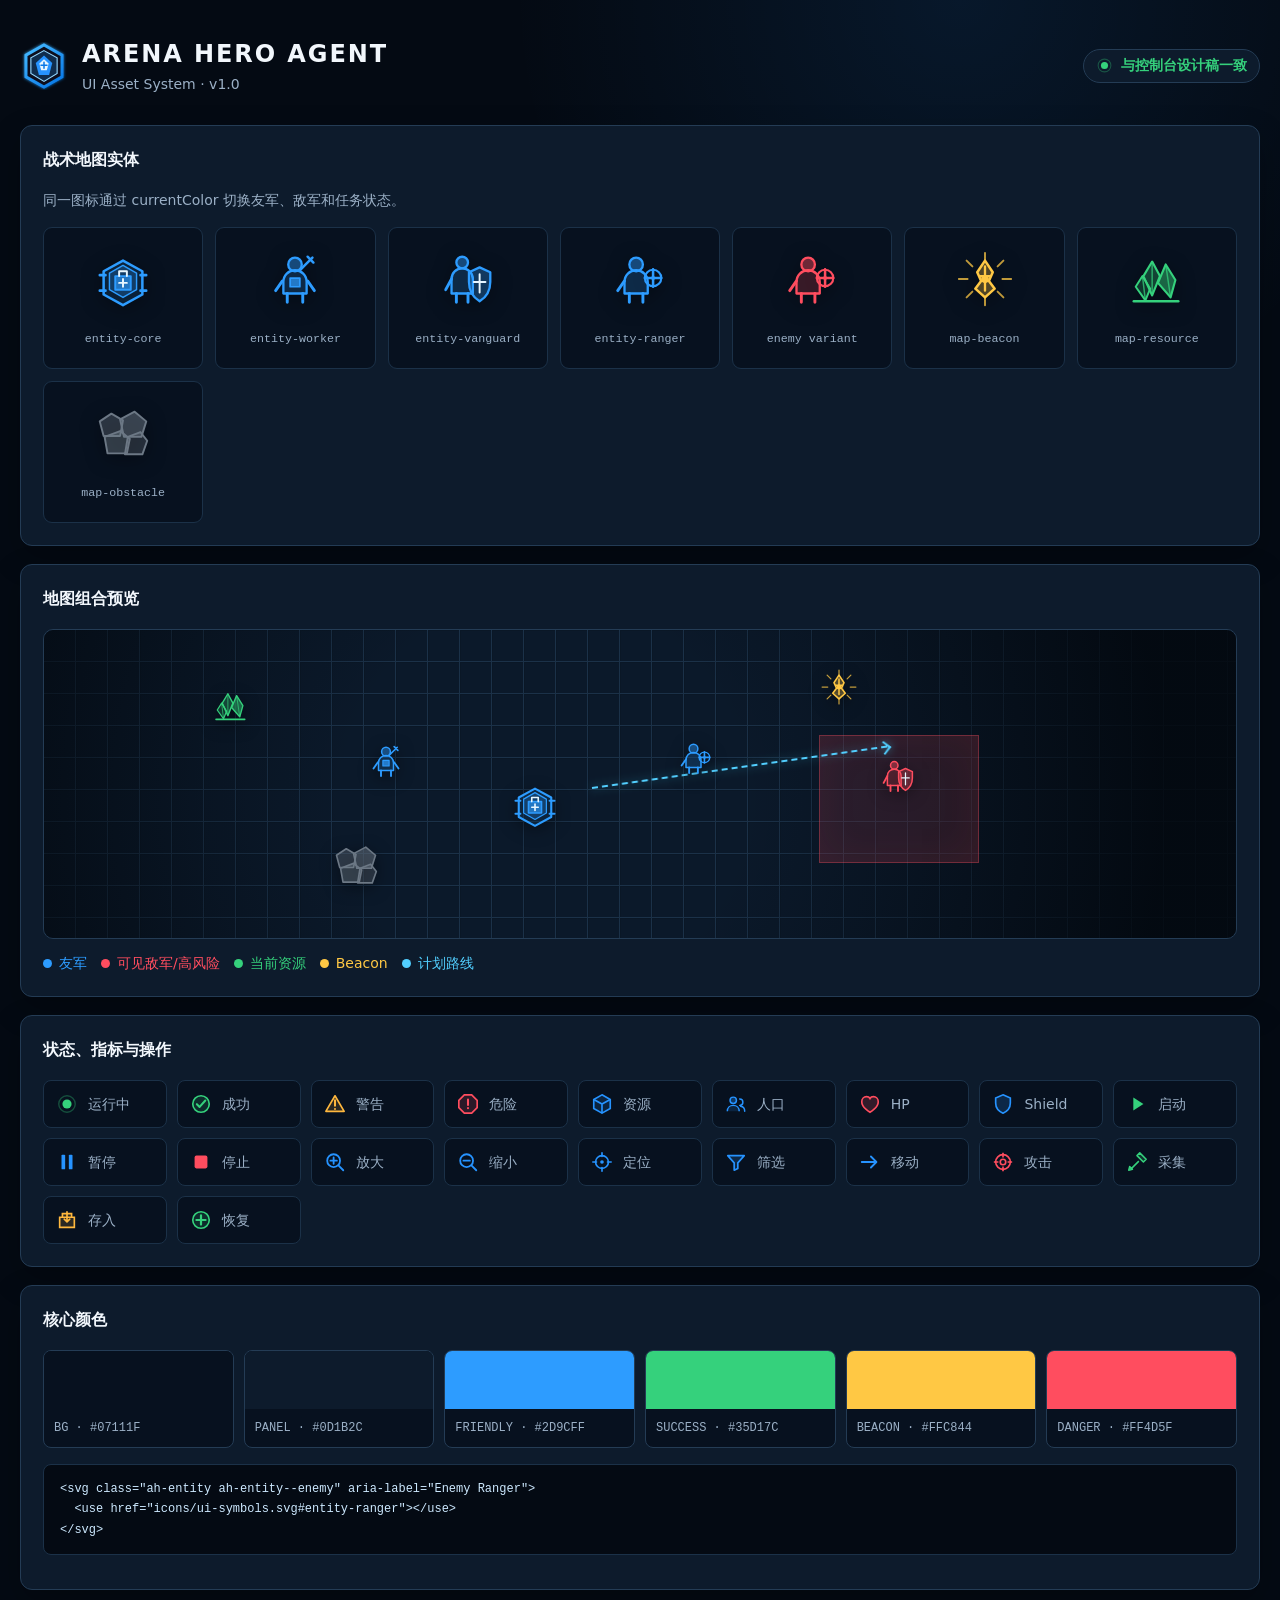
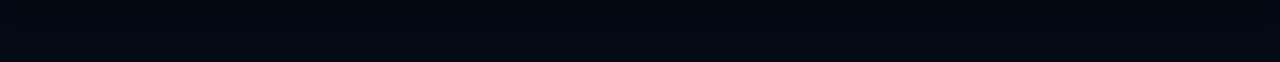
<file: arena-hero-ui-assets/preview.html>
<!doctype html>
<html lang="zh-CN">
<head>
  <meta charset="utf-8">
  <meta name="viewport" content="width=device-width, initial-scale=1">
  <title>Arena Hero Agent · UI Assets</title>
  <link rel="stylesheet" href="styles/tokens.css">
  <style>
    * { box-sizing: border-box; }
    body {
      margin: 0;
      color: var(--ah-text);
      background:
        radial-gradient(circle at 75% 0, rgba(38,147,255,.1), transparent 28rem),
        var(--ah-bg-deep);
      font: 14px/1.5 var(--ah-font-sans);
    }
    .shell { width: min(1240px, calc(100% - 40px)); margin: 0 auto; padding: 36px 0 72px; }
    .topbar { display: flex; align-items: center; justify-content: space-between; gap: 24px; margin-bottom: 30px; }
    .brand { display: flex; align-items: center; gap: 14px; }
    .brand img { width: 48px; height: 48px; }
    h1, h2, h3, p { margin-top: 0; }
    h1 { margin-bottom: 2px; font-size: 24px; letter-spacing: .08em; }
    h2 { margin-bottom: 18px; font-size: 16px; }
    .muted { color: var(--ah-text-muted); }
    .badge { display: inline-flex; align-items: center; gap: 8px; min-height: 34px; padding: 0 12px; border: 1px solid var(--ah-border); border-radius: 999px; background: var(--ah-panel); color: var(--ah-success); font-weight: 700; }
    .badge svg { width: 17px; height: 17px; }
    .section { margin-top: 18px; padding: 22px; background: var(--ah-panel); border: 1px solid var(--ah-border); border-radius: 12px; box-shadow: var(--ah-shadow-panel); }
    .section-head { display: flex; align-items: baseline; justify-content: space-between; gap: 20px; }
    .section-head p { margin-bottom: 16px; }
    .grid { display: grid; grid-template-columns: repeat(auto-fit, minmax(142px, 1fr)); gap: 12px; }
    .asset { min-height: 142px; display: grid; place-items: center; padding: 14px; background: var(--ah-bg); border: 1px solid var(--ah-grid); border-radius: 9px; text-align: center; transition: border-color var(--ah-duration-fast), transform var(--ah-duration-fast); }
    .asset:hover { transform: translateY(-2px); border-color: var(--ah-border-strong); }
    .asset svg { width: 62px; height: 62px; color: var(--ah-friendly); filter: drop-shadow(0 4px 9px rgba(0,0,0,.55)); }
    .asset small { display: block; margin-top: 10px; color: var(--ah-text-muted); font-family: var(--ah-font-mono); }
    .asset--enemy svg { color: var(--ah-danger); }
    .asset--beacon svg { color: var(--ah-beacon); }
    .asset--resource svg { color: var(--ah-success); }
    .asset--obstacle svg { color: var(--ah-obstacle); }
    .icons { display: grid; grid-template-columns: repeat(auto-fit, minmax(116px, 1fr)); gap: 10px; }
    .icon-item { display: flex; align-items: center; gap: 10px; min-height: 48px; padding: 10px 12px; background: var(--ah-bg); border: 1px solid var(--ah-grid); border-radius: 8px; color: var(--ah-text-muted); }
    .icon-item svg { width: 22px; height: 22px; color: var(--ah-primary); flex: none; }
    .icon-item.success svg { color: var(--ah-success); }
    .icon-item.warning svg { color: var(--ah-warning); }
    .icon-item.danger svg { color: var(--ah-danger); }
    .swatches { display: grid; grid-template-columns: repeat(auto-fit, minmax(145px, 1fr)); gap: 10px; }
    .swatch { overflow: hidden; border: 1px solid var(--ah-border); border-radius: 8px; background: var(--ah-bg); }
    .swatch-color { height: 58px; }
    .swatch-copy { padding: 10px; color: var(--ah-text-muted); font-family: var(--ah-font-mono); font-size: 12px; }
    .map-demo { position: relative; min-height: 310px; overflow: hidden; border: 1px solid var(--ah-border); border-radius: 10px; background-color: var(--ah-bg); background-image: url("map/grid-tile.svg"); }
    .map-demo::after { content: ""; position: absolute; inset: 0; pointer-events: none; background: radial-gradient(circle at 42% 55%, transparent 0 28%, rgba(2,7,13,.25) 48%, rgba(2,7,13,.86) 87%); }
    .map-item { position: absolute; z-index: 2; width: 40px; height: 40px; filter: drop-shadow(0 4px 8px rgba(0,0,0,.65)); }
    .map-item svg { width: 100%; height: 100%; }
    .core { left: 39%; top: 48%; width: 52px; height: 52px; color: var(--ah-friendly); }
    .worker { left: 27%; top: 36%; color: var(--ah-friendly); }
    .ranger { left: 53%; top: 35%; color: var(--ah-friendly); }
    .enemy { left: 70%; top: 41%; color: var(--ah-danger); }
    .beacon { left: 65%; top: 12%; color: var(--ah-beacon); }
    .resource { left: 14%; top: 18%; color: var(--ah-success); }
    .obstacle { left: 24%; top: 68%; color: var(--ah-obstacle); width: 52px; height: 52px; }
    .risk { position: absolute; z-index: 1; left: 65%; top: 34%; width: 160px; height: 128px; background: rgba(255,77,95,.13); border: 1px solid rgba(255,77,95,.35); box-shadow: inset 0 0 40px rgba(255,77,95,.08); }
    .route { position: absolute; z-index: 2; left: 46%; top: 51%; width: 25%; border-top: 2px dashed var(--ah-route); transform: rotate(-8deg); transform-origin: left; filter: drop-shadow(0 0 4px rgba(54,213,255,.55)); }
    .route::after { content: ""; position: absolute; right: -2px; top: -5px; width: 8px; height: 8px; border-top: 2px solid var(--ah-route); border-right: 2px solid var(--ah-route); transform: rotate(45deg); }
    .legend { display: flex; flex-wrap: wrap; gap: 14px; margin-top: 14px; color: var(--ah-text-muted); }
    .legend span { display: inline-flex; align-items: center; gap: 7px; }
    .dot { width: 9px; height: 9px; border-radius: 50%; background: currentColor; }
    .code { margin-top: 16px; padding: 14px 16px; overflow-x: auto; color: #cde9ff; background: var(--ah-bg-deep); border: 1px solid var(--ah-grid); border-radius: 8px; font: 12px/1.7 var(--ah-font-mono); }
    @media (max-width: 680px) { .topbar { align-items: flex-start; flex-direction: column; } .shell { width: min(100% - 24px, 1240px); padding-top: 24px; } .section { padding: 16px; } }
  </style>
</head>
<body>
  <main class="shell">
    <header class="topbar">
      <div class="brand">
        <img src="brand/logo-mark.svg" alt="Arena Hero Agent">
        <div><h1>ARENA HERO AGENT</h1><div class="muted">UI Asset System · v1.0</div></div>
      </div>
      <div class="badge"><svg aria-hidden="true"><use href="icons/ui-symbols.svg#status-live"></use></svg>与控制台设计稿一致</div>
    </header>

    <section class="section">
      <div class="section-head"><div><h2>战术地图实体</h2><p class="muted">同一图标通过 currentColor 切换友军、敌军和任务状态。</p></div></div>
      <div class="grid">
        <div class="asset"><svg aria-label="Core"><use href="icons/ui-symbols.svg#entity-core"></use></svg><small>entity-core</small></div>
        <div class="asset"><svg aria-label="Worker"><use href="icons/ui-symbols.svg#entity-worker"></use></svg><small>entity-worker</small></div>
        <div class="asset"><svg aria-label="Vanguard"><use href="icons/ui-symbols.svg#entity-vanguard"></use></svg><small>entity-vanguard</small></div>
        <div class="asset"><svg aria-label="Ranger"><use href="icons/ui-symbols.svg#entity-ranger"></use></svg><small>entity-ranger</small></div>
        <div class="asset asset--enemy"><svg aria-label="Enemy Ranger"><use href="icons/ui-symbols.svg#entity-ranger"></use></svg><small>enemy variant</small></div>
        <div class="asset asset--beacon"><svg aria-label="Beacon"><use href="icons/ui-symbols.svg#map-beacon"></use></svg><small>map-beacon</small></div>
        <div class="asset asset--resource"><svg aria-label="Resource"><use href="icons/ui-symbols.svg#map-resource"></use></svg><small>map-resource</small></div>
        <div class="asset asset--obstacle"><svg aria-label="Obstacle"><use href="icons/ui-symbols.svg#map-obstacle"></use></svg><small>map-obstacle</small></div>
      </div>
    </section>

    <section class="section">
      <h2>地图组合预览</h2>
      <div class="map-demo" aria-label="Arena Hero tactical map asset preview">
        <div class="risk"></div><div class="route"></div>
        <svg class="map-item core"><use href="icons/ui-symbols.svg#entity-core"></use></svg>
        <svg class="map-item worker"><use href="icons/ui-symbols.svg#entity-worker"></use></svg>
        <svg class="map-item ranger"><use href="icons/ui-symbols.svg#entity-ranger"></use></svg>
        <svg class="map-item enemy"><use href="icons/ui-symbols.svg#entity-vanguard"></use></svg>
        <svg class="map-item beacon"><use href="icons/ui-symbols.svg#map-beacon"></use></svg>
        <svg class="map-item resource"><use href="icons/ui-symbols.svg#map-resource"></use></svg>
        <svg class="map-item obstacle"><use href="icons/ui-symbols.svg#map-obstacle"></use></svg>
      </div>
      <div class="legend">
        <span style="color:var(--ah-friendly)"><i class="dot"></i>友军</span>
        <span style="color:var(--ah-danger)"><i class="dot"></i>可见敌军/高风险</span>
        <span style="color:var(--ah-success)"><i class="dot"></i>当前资源</span>
        <span style="color:var(--ah-beacon)"><i class="dot"></i>Beacon</span>
        <span style="color:var(--ah-route)"><i class="dot"></i>计划路线</span>
      </div>
    </section>

    <section class="section">
      <h2>状态、指标与操作</h2>
      <div class="icons">
        <div class="icon-item success"><svg><use href="icons/ui-symbols.svg#status-live"></use></svg>运行中</div>
        <div class="icon-item success"><svg><use href="icons/ui-symbols.svg#status-success"></use></svg>成功</div>
        <div class="icon-item warning"><svg><use href="icons/ui-symbols.svg#status-warning"></use></svg>警告</div>
        <div class="icon-item danger"><svg><use href="icons/ui-symbols.svg#status-danger"></use></svg>危险</div>
        <div class="icon-item"><svg><use href="icons/ui-symbols.svg#metric-resource"></use></svg>资源</div>
        <div class="icon-item"><svg><use href="icons/ui-symbols.svg#metric-population"></use></svg>人口</div>
        <div class="icon-item danger"><svg><use href="icons/ui-symbols.svg#metric-health"></use></svg>HP</div>
        <div class="icon-item"><svg><use href="icons/ui-symbols.svg#metric-shield"></use></svg>Shield</div>
        <div class="icon-item success"><svg><use href="icons/ui-symbols.svg#control-play"></use></svg>启动</div>
        <div class="icon-item"><svg><use href="icons/ui-symbols.svg#control-pause"></use></svg>暂停</div>
        <div class="icon-item danger"><svg><use href="icons/ui-symbols.svg#control-stop"></use></svg>停止</div>
        <div class="icon-item"><svg><use href="icons/ui-symbols.svg#control-zoom-in"></use></svg>放大</div>
        <div class="icon-item"><svg><use href="icons/ui-symbols.svg#control-zoom-out"></use></svg>缩小</div>
        <div class="icon-item"><svg><use href="icons/ui-symbols.svg#control-crosshair"></use></svg>定位</div>
        <div class="icon-item"><svg><use href="icons/ui-symbols.svg#control-filter"></use></svg>筛选</div>
        <div class="icon-item"><svg><use href="icons/ui-symbols.svg#action-move"></use></svg>移动</div>
        <div class="icon-item danger"><svg><use href="icons/ui-symbols.svg#action-attack"></use></svg>攻击</div>
        <div class="icon-item success"><svg><use href="icons/ui-symbols.svg#action-harvest"></use></svg>采集</div>
        <div class="icon-item warning"><svg><use href="icons/ui-symbols.svg#action-deposit"></use></svg>存入</div>
        <div class="icon-item success"><svg><use href="icons/ui-symbols.svg#action-heal"></use></svg>恢复</div>
      </div>
    </section>

    <section class="section">
      <h2>核心颜色</h2>
      <div class="swatches">
        <div class="swatch"><div class="swatch-color" style="background:#07111f"></div><div class="swatch-copy">BG · #07111F</div></div>
        <div class="swatch"><div class="swatch-color" style="background:#0d1b2c"></div><div class="swatch-copy">PANEL · #0D1B2C</div></div>
        <div class="swatch"><div class="swatch-color" style="background:#2d9cff"></div><div class="swatch-copy">FRIENDLY · #2D9CFF</div></div>
        <div class="swatch"><div class="swatch-color" style="background:#35d17c"></div><div class="swatch-copy">SUCCESS · #35D17C</div></div>
        <div class="swatch"><div class="swatch-color" style="background:#ffc844"></div><div class="swatch-copy">BEACON · #FFC844</div></div>
        <div class="swatch"><div class="swatch-color" style="background:#ff4d5f"></div><div class="swatch-copy">DANGER · #FF4D5F</div></div>
      </div>
      <pre class="code">&lt;svg class="ah-entity ah-entity--enemy" aria-label="Enemy Ranger"&gt;
  &lt;use href="icons/ui-symbols.svg#entity-ranger"&gt;&lt;/use&gt;
&lt;/svg&gt;</pre>
    </section>
  </main>
</body>
</html>
</file>
<file: arena-hero-ui-assets/styles/tokens.css>
:root {
  color-scheme: dark;

  /* Surfaces */
  --ah-bg: #07111f;
  --ah-bg-deep: #040a13;
  --ah-panel: #0d1b2c;
  --ah-panel-raised: #102238;
  --ah-panel-hover: #142b44;
  --ah-grid: #1b3148;
  --ah-border: #243c55;
  --ah-border-strong: #315476;

  /* Text */
  --ah-text: #f2f7fc;
  --ah-text-muted: #9bb0c6;
  --ah-text-subtle: #647d96;

  /* Tactical semantics */
  --ah-primary: #2693ff;
  --ah-primary-strong: #0877e6;
  --ah-cyan: #36d5ff;
  --ah-friendly: #2d9cff;
  --ah-success: #35d17c;
  --ah-warning: #ffb83e;
  --ah-beacon: #ffc844;
  --ah-danger: #ff4d5f;
  --ah-danger-deep: #a51e35;
  --ah-neutral: #7f93a9;
  --ah-obstacle: #6c7885;

  /* Map overlays */
  --ah-fog: rgba(2, 7, 13, 0.78);
  --ah-visible: rgba(43, 130, 197, 0.06);
  --ah-risk-low: rgba(255, 184, 62, 0.14);
  --ah-risk-high: rgba(255, 77, 95, 0.24);
  --ah-route: #52cfff;
  --ah-attack-ray: #ffc844;

  /* Type */
  --ah-font-sans: Inter, "Noto Sans SC", "Microsoft YaHei", system-ui, sans-serif;
  --ah-font-mono: "JetBrains Mono", "SFMono-Regular", Consolas, monospace;
  --ah-text-xs: 12px;
  --ah-text-sm: 13px;
  --ah-text-md: 14px;
  --ah-text-lg: 16px;
  --ah-text-xl: 20px;
  --ah-text-2xl: 28px;

  /* Spacing */
  --ah-space-1: 4px;
  --ah-space-2: 8px;
  --ah-space-3: 12px;
  --ah-space-4: 16px;
  --ah-space-5: 20px;
  --ah-space-6: 24px;
  --ah-space-8: 32px;

  /* Shape and elevation */
  --ah-radius-sm: 6px;
  --ah-radius-md: 10px;
  --ah-radius-lg: 14px;
  --ah-shadow-panel: 0 12px 32px rgba(0, 0, 0, 0.24);
  --ah-shadow-active: 0 0 18px rgba(38, 147, 255, 0.28);
  --ah-shadow-danger: 0 0 18px rgba(255, 77, 95, 0.22);

  /* Motion */
  --ah-ease: cubic-bezier(0.2, 0.8, 0.2, 1);
  --ah-duration-fast: 120ms;
  --ah-duration-normal: 220ms;
}

.ah-icon {
  width: 1.25rem;
  height: 1.25rem;
  display: inline-block;
  flex: 0 0 auto;
  color: currentColor;
  vertical-align: -0.2em;
}

.ah-entity {
  width: 2rem;
  height: 2rem;
  display: block;
  color: var(--ah-friendly);
  filter: drop-shadow(0 2px 4px rgba(0, 0, 0, 0.55));
}

.ah-entity--enemy { color: var(--ah-danger); }
.ah-entity--beacon { color: var(--ah-beacon); }
.ah-entity--resource { color: var(--ah-success); }
.ah-status--success { color: var(--ah-success); }
.ah-status--warning { color: var(--ah-warning); }
.ah-status--danger { color: var(--ah-danger); }
.ah-status--info { color: var(--ah-primary); }

.ah-panel {
  background: var(--ah-panel);
  border: 1px solid var(--ah-border);
  border-radius: var(--ah-radius-md);
  box-shadow: var(--ah-shadow-panel);
}

.ah-focusable:focus-visible {
  outline: 2px solid var(--ah-cyan);
  outline-offset: 3px;
}

@media (prefers-reduced-motion: reduce) {
  *, *::before, *::after {
    scroll-behavior: auto !important;
    transition-duration: 0.01ms !important;
    animation-duration: 0.01ms !important;
    animation-iteration-count: 1 !important;
  }
}
</file>
